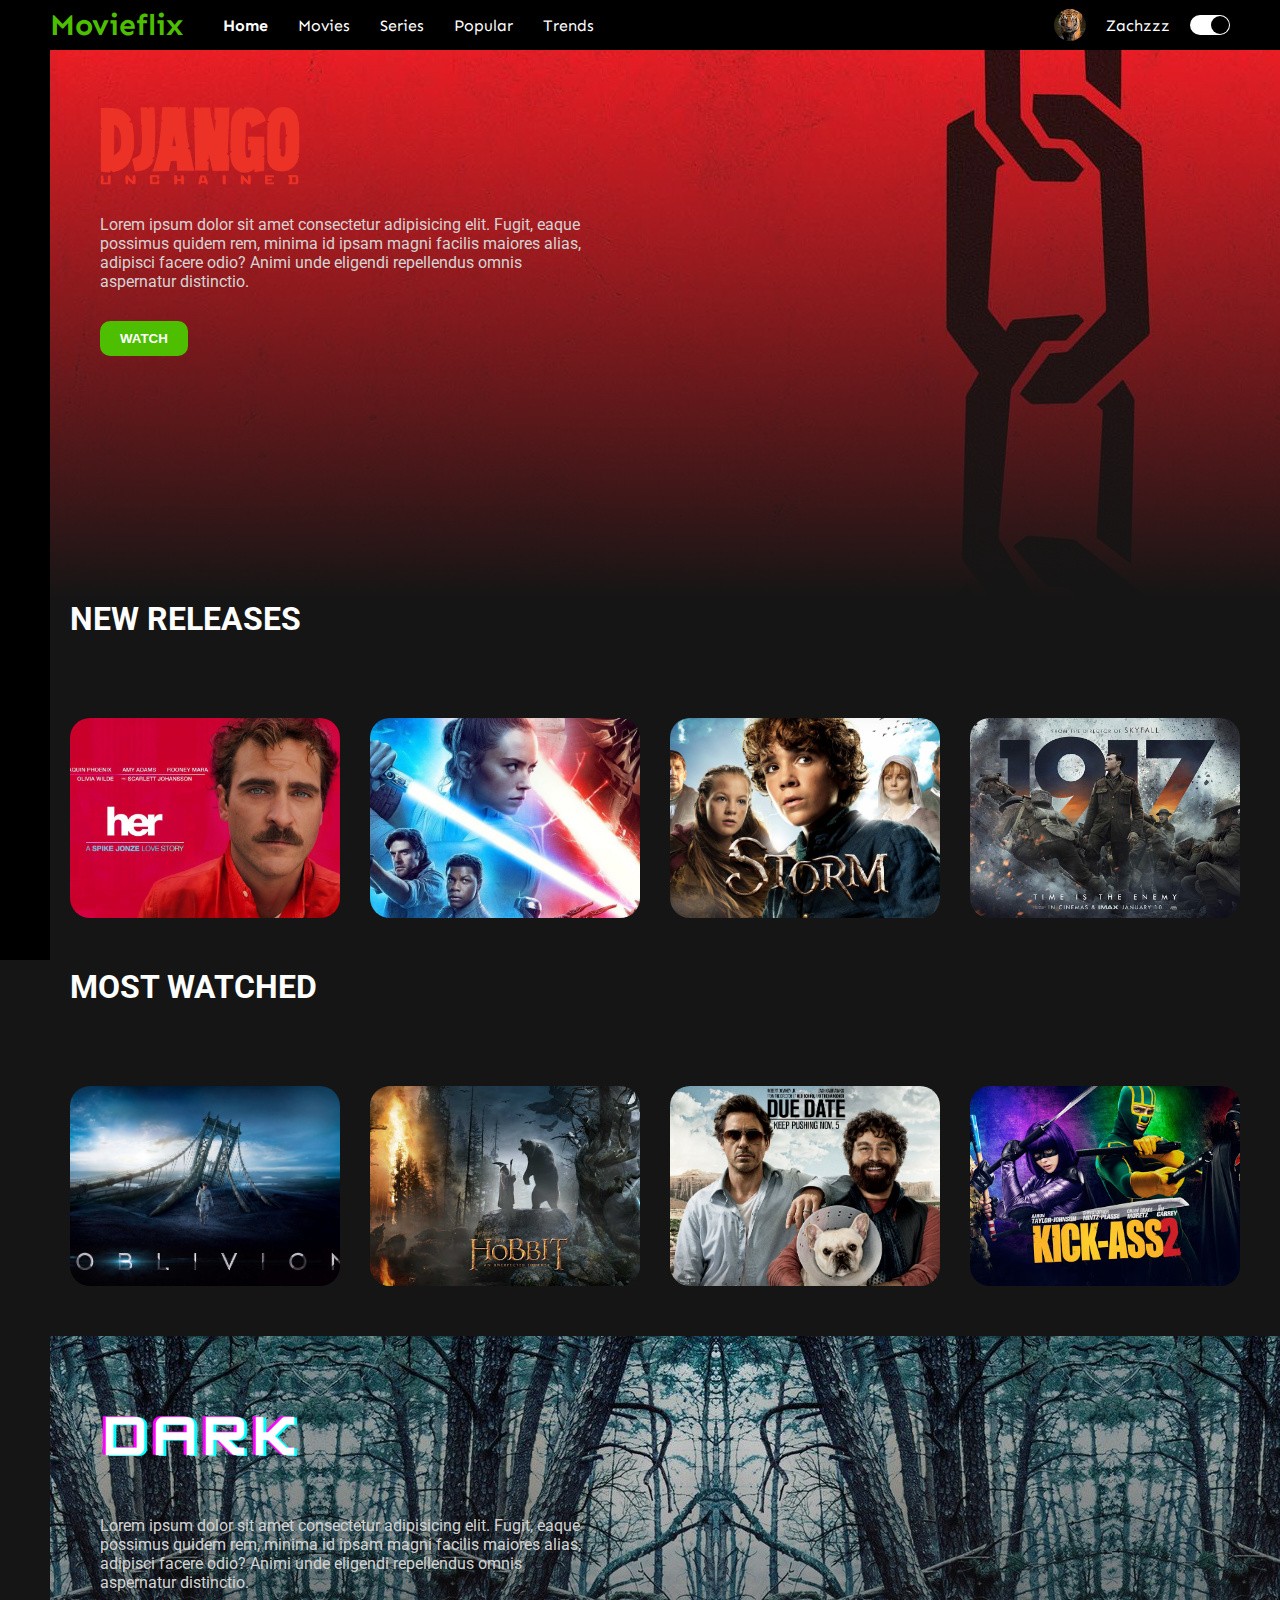
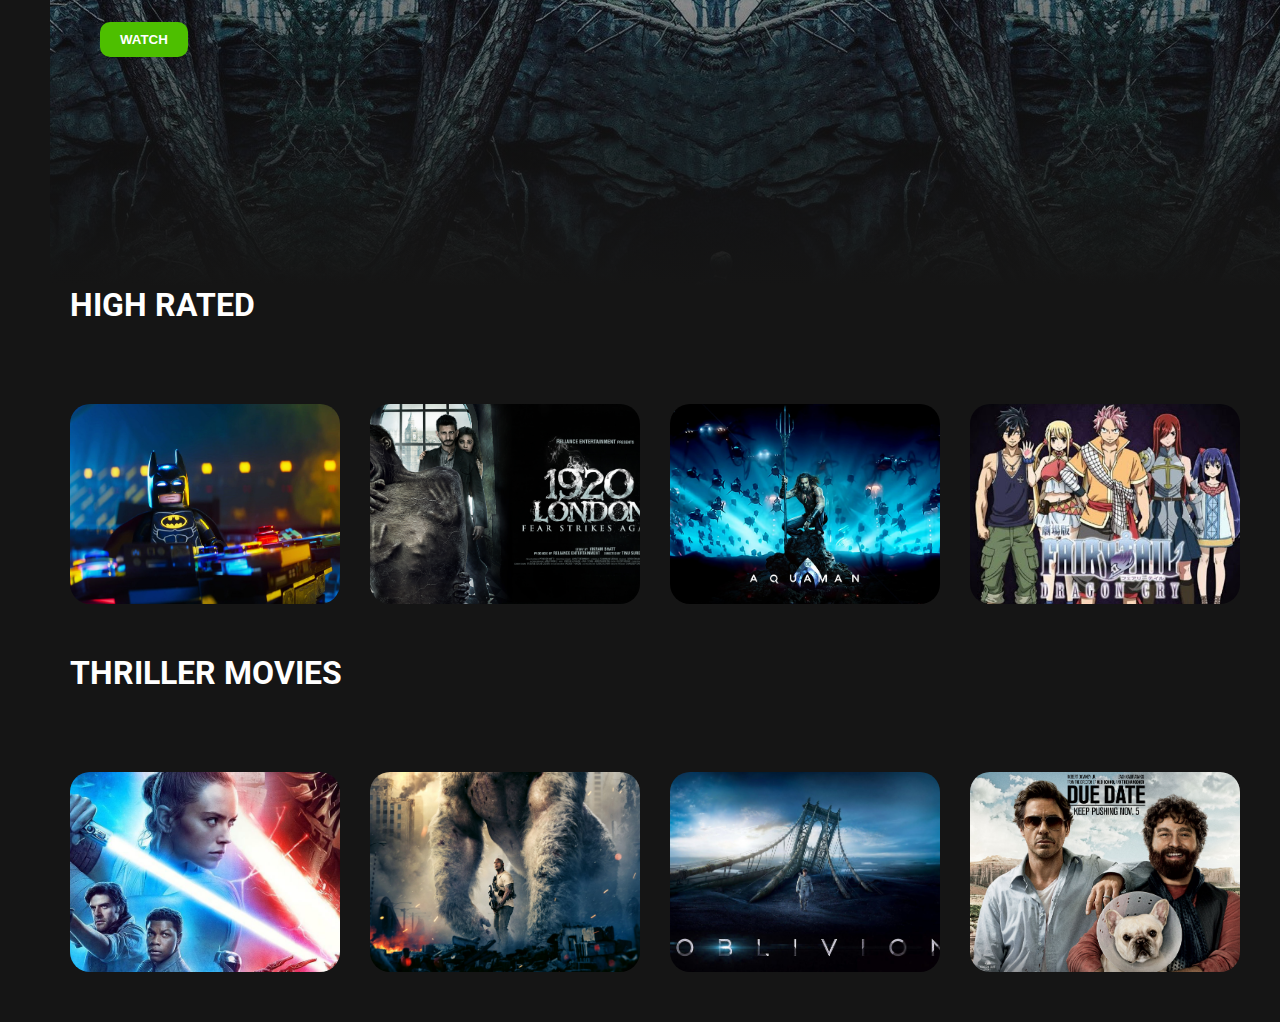
<file: index.html>
<html lang="en">
<head>
    <meta charset="UTF-8">
    <meta name="viewport" content="width=device-width, initial-scale=1.0">
    <title>Movieflix</title>
    <link rel="stylesheet" href="style.css">
    <link rel="preconnect" href="https://fonts.googleapis.com">
<link rel="preconnect" href="https://fonts.gstatic.com" crossorigin>
<link href="https://fonts.googleapis.com/css2?family=Roboto:ital,wght@0,100;0,300;0,400;0,500;0,700;0,900;1,100;1,300;1,400;1,500;1,700;1,900&display=swap" rel="stylesheet">
<link rel="preconnect" href="https://fonts.googleapis.com">
<link rel="preconnect" href="https://fonts.gstatic.com" crossorigin>
<link href="https://fonts.googleapis.com/css2?family=Sen:wght@400..800&display=swap" rel="stylesheet">
<link rel="stylesheet" href="https://cdnjs.cloudflare.com/ajax/libs/font-awesome/6.5.2/css/all.min.css" integrity="sha512-SnH5WK+bZxgPHs44uWIX+LLJAJ9/2PkPKZ5QiAj6Ta86w+fsb2TkcmfRyVX3pBnMFcV7oQPJkl9QevSCWr3W6A==" crossorigin="anonymous" referrerpolicy="no-referrer" />
</head>
<body>

    <div class="navbar">
        <div class="navbar-container">
            <div class="logo-container"><h1 class="logo">Movieflix</h1></div>
            <div class="menu-container">
                <ul class="menu-list">
                    <li class="menu-list-item active"><a href="Feature.html">Home</a></li>
                    <li class="menu-list-item"><a href="Feature.html">Movies</a></li>
                    <li class="menu-list-item"><a href="Feature.html">Series</a></li>
                    <li class="menu-list-item"><a href="Feature.html">Popular</a></li>
                    <li class="menu-list-item"><a href="Feature.html">Trends</a></li>
                </ul>
            </div>
            <div class="profile-container">
                <img src="img/hukum.png" alt="" class="profile-picture">
                <div class="profile-text-container">
                    <span class="profile-text">Zachzzz</span>
                    <i class="fa-solid fa-caret-down"></i>
                </div>

                <div class="toggle">
                    <i class="fa-solid fa-moon toggle-icon" ></i>
                    <i class="fa-solid fa-sun toggle-icon"></i>
                    <div class="toggle-ball"></div>
                    
                </div>
            </div>
            

        </div>
    </div>
    <div class="sidebar">
        <a href="Feature.html"><i class="left-menu-icon fa-solid fa-magnifying-glass"></i></a>
        <a href="Feature.html"><i class="left-menu-icon fa-solid fa-user"></i></a>
        <a href="Feature.html"> <i class="left-menu-icon fa-solid fa-bookmark"></i></a>

        <a href="Feature.html"><i class="left-menu-icon fa-solid fa-tv"></i></a>

        <a href="Feature.html"> <i class="left-menu-icon fa-solid fa-hourglass-start"></i></a>

        <a href="Feature.html"><i class="left-menu-icon fa-solid fa-cart-shopping"></i>
        </a>


        
       
        
       
        
    </div>

    <div class="container">
        <div class="content-container">
            <div class="featured-container" style="background: linear-gradient(to bottom, rgba(0,0,0,0),#151515) ,url('img/f-1.jpg');">
                <img src="img/f-t-1.png" alt="" class="featured-title">
                <p class="featured-desc">Lorem ipsum dolor sit amet consectetur adipisicing elit. Fugit, eaque possimus quidem rem, minima id ipsam magni facilis maiores alias, adipisci facere odio? Animi unde eligendi repellendus omnis aspernatur distinctio.</p>
                <button class="featured-button"><a href="https://www.youtube.com/@NetflixIndiaOfficial">WATCH</a></button>
            </div>
            <div class="movie-list-container">
                <h1 class="movie-list-title">NEW RELEASES</h1>
                <div class="movie-list-wrapper">
                    <div class="movie-list">
                        <div class="movie-list-item">
                            <img src="img/1.jpeg" alt="" class="movie-list-item-img">
                            <span class="movie-list-item-title">Her</span>
                            <p class="movie-list-item-desc">Lorem ipsum dolor sit amet consectetur adipisicing elit. Blanditiis iusto </p>
                            <button class="movie-list-item-button">Watch</button>
                        </div>

                        <div class="movie-list-item">
                            <img src="img/2.jpeg" alt="" class="movie-list-item-img">
                            <span class="movie-list-item-title">Her</span>
                            <p class="movie-list-item-desc">Lorem ipsum dolor sit amet consectetur adipisicing elit. Blanditiis iusto </p>
                            <button class="movie-list-item-button">Watch</button>
                        </div>

                        <div class="movie-list-item">
                            <img src="img/3.jpg" alt="" class="movie-list-item-img">
                            <span class="movie-list-item-title">Her</span>
                            <p class="movie-list-item-desc">Lorem ipsum dolor sit amet consectetur adipisicing elit. Blanditiis iusto </p>
                            <button class="movie-list-item-button">Watch</button>
                        </div>

                        <div class="movie-list-item">
                            <img src="img/4.jpg" alt="" class="movie-list-item-img">
                            <span class="movie-list-item-title">Her</span>
                            <p class="movie-list-item-desc">Lorem ipsum dolor sit amet consectetur adipisicing elit. Blanditiis iusto </p>
                            <button class="movie-list-item-button">Watch</button>
                        </div>


                        <div class="movie-list-item">
                            <img src="img/5.jpg" alt="" class="movie-list-item-img">
                            <span class="movie-list-item-title">Her</span>
                            <p class="movie-list-item-desc">Lorem ipsum dolor sit amet consectetur adipisicing elit. Blanditiis iusto </p>
                            <button class="movie-list-item-button">Watch</button>
                        </div>


                        <div class="movie-list-item">
                            <img src="img/6.jpg" alt="" class="movie-list-item-img">
                            <span class="movie-list-item-title">Her</span>
                            <p class="movie-list-item-desc">Lorem ipsum dolor sit amet consectetur adipisicing elit. Blanditiis iusto</p>
                            <button class="movie-list-item-button">Watch</button>
                        </div>


                        <div class="movie-list-item">
                            <img src="img/7.jpg" alt="" class="movie-list-item-img">
                            <span class="movie-list-item-title">Her</span>
                            <p class="movie-list-item-desc">Lorem ipsum dolor sit amet consectetur adipisicing elit. Blanditiis iusto</p>
                            <button class="movie-list-item-button">Watch</button>
                        </div>


                    

                        
                    </div>
                    <i class="fa-solid fa-chevron-right arrow"></i>
                </div>
            </div>

            <div class="movie-list-container">
                <h1 class="movie-list-title">MOST WATCHED</h1>
                <div class="movie-list-wrapper">
                    <div class="movie-list">
                        <div class="movie-list-item">
                            <img src="img/8.jpg" alt="" class="movie-list-item-img">
                            <span class="movie-list-item-title">Her</span>
                            <p class="movie-list-item-desc">Lorem ipsum dolor sit amet consectetur adipisicing elit. Blanditiis iusto </p>
                            <button class="movie-list-item-button">Watch</button>
                        </div>

                        <div class="movie-list-item">
                            <img src="img/9.jpg" alt="" class="movie-list-item-img">
                            <span class="movie-list-item-title">Her</span>
                            <p class="movie-list-item-desc">Lorem ipsum dolor sit amet consectetur adipisicing elit. Blanditiis iusto </p>
                            <button class="movie-list-item-button">Watch</button>
                        </div>

                        <div class="movie-list-item">
                            <img src="img/10.jpg" alt="" class="movie-list-item-img">
                            <span class="movie-list-item-title">Her</span>
                            <p class="movie-list-item-desc">Lorem ipsum dolor sit amet consectetur adipisicing elit. Blanditiis iusto </p>
                            <button class="movie-list-item-button">Watch</button>
                        </div>

                        <div class="movie-list-item">
                            <img src="img/11.jpg" alt="" class="movie-list-item-img">
                            <span class="movie-list-item-title">Her</span>
                            <p class="movie-list-item-desc">Lorem ipsum dolor sit amet consectetur adipisicing elit. Blanditiis iusto </p>
                            <button class="movie-list-item-button">Watch</button>
                        </div>


                        <div class="movie-list-item">
                            <img src="img/12.jpg" alt="" class="movie-list-item-img">
                            <span class="movie-list-item-title">Her</span>
                            <p class="movie-list-item-desc">Lorem ipsum dolor sit amet consectetur adipisicing elit. Blanditiis iusto </p>
                            <button class="movie-list-item-button">Watch</button>
                        </div>


                        <div class="movie-list-item">
                            <img src="img/13.jpg" alt="" class="movie-list-item-img">
                            <span class="movie-list-item-title">Her</span>
                            <p class="movie-list-item-desc">Lorem ipsum dolor sit amet consectetur adipisicing elit. Blanditiis iusto</p>
                            <button class="movie-list-item-button">Watch</button>
                        </div>


                        <div class="movie-list-item">
                            <img src="img/14.jpg" alt="" class="movie-list-item-img">
                            <span class="movie-list-item-title">Her</span>
                            <p class="movie-list-item-desc">Lorem ipsum dolor sit amet consectetur adipisicing elit. Blanditiis iusto</p>
                            <button class="movie-list-item-button">Watch</button>
                        </div>


                    

                        
                    </div>
                    <i class="fa-solid fa-chevron-right arrow"></i>
                </div>
            </div>

            <div class="featured-container" style="background: linear-gradient(to bottom, rgba(0,0,0,0),#151515) ,url('img/f-2.jpg');">
                <img src="img/f-t-2.png" alt="" class="featured-title">
                <p class="featured-desc">Lorem ipsum dolor sit amet consectetur adipisicing elit. Fugit, eaque possimus quidem rem, minima id ipsam magni facilis maiores alias, adipisci facere odio? Animi unde eligendi repellendus omnis aspernatur distinctio.</p>
                <button class="featured-button">WATCH</button>
            </div>


            <div class="movie-list-container">
                <h1 class="movie-list-title">HIGH RATED</h1>
                <div class="movie-list-wrapper">
                    <div class="movie-list">
                        <div class="movie-list-item">
                            <img src="img/15.jpg" alt="" class="movie-list-item-img">
                            <span class="movie-list-item-title">Her</span>
                            <p class="movie-list-item-desc">Lorem ipsum dolor sit amet consectetur adipisicing elit. Blanditiis iusto </p>
                            <button class="movie-list-item-button">Watch</button>
                        </div>

                        <div class="movie-list-item">
                            <img src="img/16.jpg" alt="" class="movie-list-item-img">
                            <span class="movie-list-item-title">Her</span>
                            <p class="movie-list-item-desc">Lorem ipsum dolor sit amet consectetur adipisicing elit. Blanditiis iusto </p>
                            <button class="movie-list-item-button">Watch</button>
                        </div>

                        <div class="movie-list-item">
                            <img src="img/17.jpg" alt="" class="movie-list-item-img">
                            <span class="movie-list-item-title">Her</span>
                            <p class="movie-list-item-desc">Lorem ipsum dolor sit amet consectetur adipisicing elit. Blanditiis iusto </p>
                            <button class="movie-list-item-button">Watch</button>
                        </div>

                        <div class="movie-list-item">
                            <img src="img/18.jpg" alt="" class="movie-list-item-img">
                            <span class="movie-list-item-title">Her</span>
                            <p class="movie-list-item-desc">Lorem ipsum dolor sit amet consectetur adipisicing elit. Blanditiis iusto </p>
                            <button class="movie-list-item-button">Watch</button>
                        </div>


                        <div class="movie-list-item">
                            <img src="img/19.jpg" alt="" class="movie-list-item-img">
                            <span class="movie-list-item-title">Her</span>
                            <p class="movie-list-item-desc">Lorem ipsum dolor sit amet consectetur adipisicing elit. Blanditiis iusto </p>
                            <button class="movie-list-item-button">Watch</button>
                        </div>


                        <div class="movie-list-item">
                            <img src="img/5.jpg" alt="" class="movie-list-item-img">
                            <span class="movie-list-item-title">Her</span>
                            <p class="movie-list-item-desc">Lorem ipsum dolor sit amet consectetur adipisicing elit. Blanditiis iusto</p>
                            <button class="movie-list-item-button">Watch</button>
                        </div>


                        <div class="movie-list-item">
                            <img src="img/8.jpg" alt="" class="movie-list-item-img">
                            <span class="movie-list-item-title">Her</span>
                            <p class="movie-list-item-desc">Lorem ipsum dolor sit amet consectetur adipisicing elit. Blanditiis iusto</p>
                            <button class="movie-list-item-button">Watch</button>
                        </div>


                    

                        
                    </div>
                    <i class="fa-solid fa-chevron-right arrow"></i>
                </div>


                
            </div>

            <div class="movie-list-container">
                <h1 class="movie-list-title">THRILLER MOVIES</h1>
                <div class="movie-list-wrapper">
                    <div class="movie-list">
                        <div class="movie-list-item">
                            <img src="img/2.jpeg" alt="" class="movie-list-item-img">
                            <span class="movie-list-item-title">Her</span>
                            <p class="movie-list-item-desc">Lorem ipsum dolor sit amet consectetur adipisicing elit. Blanditiis iusto </p>
                            <button class="movie-list-item-button">Watch</button>
                        </div>

                        <div class="movie-list-item">
                            <img src="img/6.jpg" alt="" class="movie-list-item-img">
                            <span class="movie-list-item-title">Her</span>
                            <p class="movie-list-item-desc">Lorem ipsum dolor sit amet consectetur adipisicing elit. Blanditiis iusto </p>
                            <button class="movie-list-item-button">Watch</button>
                        </div>

                        <div class="movie-list-item">
                            <img src="img/8.jpg" alt="" class="movie-list-item-img">
                            <span class="movie-list-item-title">Her</span>
                            <p class="movie-list-item-desc">Lorem ipsum dolor sit amet consectetur adipisicing elit. Blanditiis iusto </p>
                            <button class="movie-list-item-button">Watch</button>
                        </div>

                        <div class="movie-list-item">
                            <img src="img/10.jpg" alt="" class="movie-list-item-img">
                            <span class="movie-list-item-title">Her</span>
                            <p class="movie-list-item-desc">Lorem ipsum dolor sit amet consectetur adipisicing elit. Blanditiis iusto </p>
                            <button class="movie-list-item-button">Watch</button>
                        </div>


                        <div class="movie-list-item">
                            <img src="img/12.jpg" alt="" class="movie-list-item-img">
                            <span class="movie-list-item-title">Her</span>
                            <p class="movie-list-item-desc">Lorem ipsum dolor sit amet consectetur adipisicing elit. Blanditiis iusto </p>
                            <button class="movie-list-item-button">Watch</button>
                        </div>


                        <div class="movie-list-item">
                            <img src="img/13.jpg" alt="" class="movie-list-item-img">
                            <span class="movie-list-item-title">Her</span>
                            <p class="movie-list-item-desc">Lorem ipsum dolor sit amet consectetur adipisicing elit. Blanditiis iusto</p>
                            <button class="movie-list-item-button">Watch</button>
                        </div>


                        <div class="movie-list-item">
                            <img src="img/15.jpg" alt="" class="movie-list-item-img">
                            <span class="movie-list-item-title">Her</span>
                            <p class="movie-list-item-desc">Lorem ipsum dolor sit amet consectetur adipisicing elit. Blanditiis iusto</p>
                            <button class="movie-list-item-button">Watch</button>
                        </div>


                    

                        
                    </div>
                    <i class="fa-solid fa-chevron-right arrow"></i>
                </div>


                
            </div>
        </div>
    </div>
    <script src="app.js"></script>
</body>
</html>
</file>
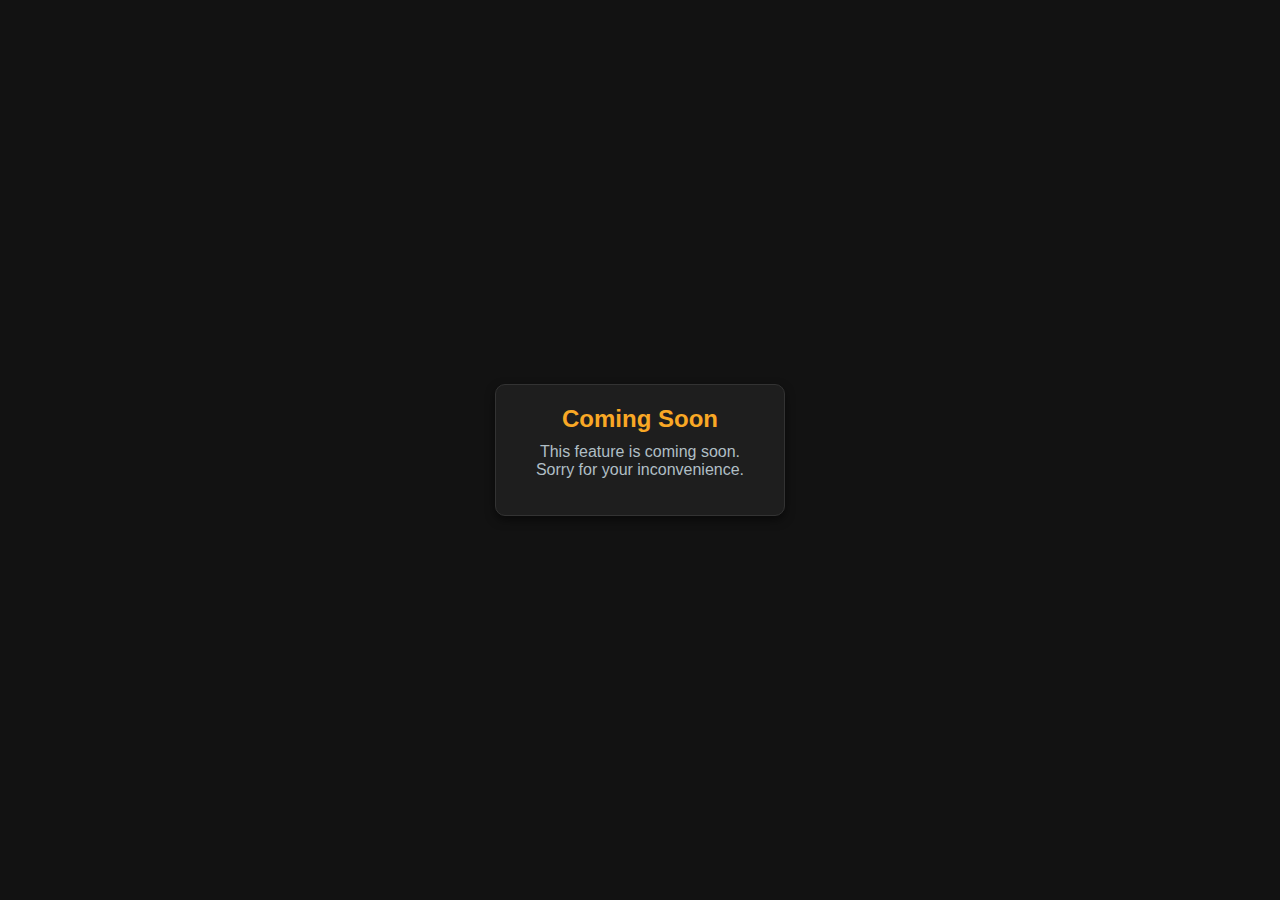
<file: Feature.html>
<!DOCTYPE html>
<html lang="en">
<head>
  <meta charset="UTF-8">
  <meta name="viewport" content="width=device-width, initial-scale=1.0">
  <title>Coming Soon</title>
  <style>
    /* Dark theme styling */
    body {
      margin: 0;
      height: 100vh;
      display: flex;
      align-items: center;
      justify-content: center;
      font-family: Arial, sans-serif;
      background-color: #121212;
      color: #ffffff;
    }

    .box {
      text-align: center;
      padding: 20px 40px;
      border: 1px solid #333;
      border-radius: 10px;
      background-color: #1e1e1e;
      box-shadow: 0 4px 10px rgba(0, 0, 0, 0.5);
    }

    .box h1 {
      margin: 0;
      font-size: 24px;
      color: #f9a825;
    }

    .box p {
      margin-top: 10px;
      font-size: 16px;
      color: #b0bec5;
    }
  </style>
</head>
<body>
  <div class="box">
    <h1>Coming Soon</h1>
    <p>This feature is coming soon.<br>Sorry for your inconvenience.</p>
  </div>
</body>
</html>
</file>
<file: style.css>
*{
    margin: 0;
}

body{
    font-family: "Roboto", sans-serif;
  font-weight: 400;
  font-style: normal;
}

.navbar{
    background-color: black;
    width: 100%;
    height: 50px;
}


.navbar-container{
    color: white;
    display: flex;
    padding: 0 50px;
    align-items: center;
    height: 100%;
    font-family: "Sen", sans-serif;
}

.logo-container{
    flex:1;
}

.logo{
    font-family: "Sen", sans-serif;
    font-size: 30px;
    color: #4dbf00;
}

.menu-container{
    flex:6;
}

.menu-list{
    display: flex;
    list-style: none;
}
.menu-list-item{
    margin-right: 30px;
}
.menu-list-item.active{
    font-weight: bold;
}
.profile-container{
    flex:2;
    display: flex;
    align-items: center;
    justify-content: flex-end;
}

.profile-text-container{
    margin: 0 20px;
}

.profile-picture{
    width: 32px;
    height: 32px;
    border-radius: 50%;
    object-fit: cover;
}

.toggle{
    background-color: white;
    height: 20px;
    width: 40px;
    border-radius: 30px;
    justify-content: space-around;
    align-items: center;
    display: flex;
    position: relative;
}
.toggle-icon{
    color: goldenrod;
}

.toggle-ball{
    height: 18px;
    width: 18px;
    background-color: black;
    border-radius: 50%;
    position: absolute;
    right: 1px;
    cursor: pointer;
    transition: all 0.5s ease;
}
.sidebar{
    background-color: black;
    width: 50px;
    height: 100%;
    position: fixed;
    top: 0;
    display: flex;
    flex-direction: column;
    padding-top: 60px;
    align-items: center;
}

.left-menu-icon{
    color: white;
    font-size: 20px;
    margin-bottom: 40px;
}

.container{
    background-color: #151515;
    min-height: calc(100vh - 50px);
    color: white;
}

.content-container{
    margin-left: 50px;
}

.featured-container{
    height: 50vh;
    padding: 50px;
    
}

.featured-title{
    width: 200px;
}

.featured-desc{
    color: lightgray;
    margin: 30px 0;
    width: 500px;
}

.featured-button{
    background-color: #4dbf00;
    padding: 10px 20px;
    border: none;
    color: white;
    font-weight: bold;
    border-radius: 10px;
}

.movie-list-container{
    padding: 0 20px;
}

.movie-list-wrapper{
    position: relative;
    overflow: hidden;

}

.movie-list{
    display: flex;
    height: 300px;
    align-items: center;
    margin-top: 30px;
    transform: translateX(0);
    transition: all 1s ease-in-out;
    
    
}

.movie-list-item{
    margin-right: 30px;
    position: relative;
 
}
a{
    text-decoration: none;
    color: white;
}

.movie-list-item:hover .movie-list-item-img{
    transform: scale(1.2);
    margin: 0 30px;
    opacity: 0.5;
}

.movie-list-item:hover .movie-list-item-title,
.movie-list-item:hover .movie-list-item-desc,
.movie-list-item:hover .movie-list-item-button{
    opacity: 1;
}

.movie-list-item-img{
    transition: all 1s ease-in-out;
    width: 270px;
    height: 200px;
    object-fit: cover;
    border-radius: 20px; 
}

.movie-list-item-title{
    background-color: #333;
    padding: 0 10px;
    font-weight: bold;
    font-size: 32px;
    position: absolute;
    top: 10%;
    left: 50px;
    opacity: 0;
    transition: 1s all ease-in-out;

}

.movie-list-item-desc{
    background-color: #333;
    padding: 10px;
    font-size: 14px;
    position: absolute;
    width: 230px;
    top: 30%;
    left: 50px;
    opacity:0 ;
    transition: 1s all ease-in-out;

}

.movie-list-item-button{
    background-color: #4dbf00;
    padding: 10px;
    border: none;
    border-radius: 10px;
    color: white;
    cursor: pointer;
    position: absolute;
    bottom: 20px;
    left: 50px;
    opacity: 0;
    transition: 1s all ease-in-out;
}

.arrow{
    font-size: 120px;
    position: absolute;
    top: 120px;
    right: 0;
    color: lightgray;
    cursor: pointer;
    opacity: 0.5;
}

.container.active{
    background-color: white;
    color: black;
}

.movie-list-title.active{
    color: black;
}

.navbar-container.active{
    background-color: white;
    color: black;
}

.sidebar.active{
    background-color: white;
}

.left-menu-icon.active{
    color: black;
}

.toggle.active{
    background-color:black;

}
.toggle-ball.active{
    background-color: white;
    transform: translateX(-20px);
}

@media only screen and (max-width:940px){
    .menu-container{
        display: none;
    }
}
</file>
